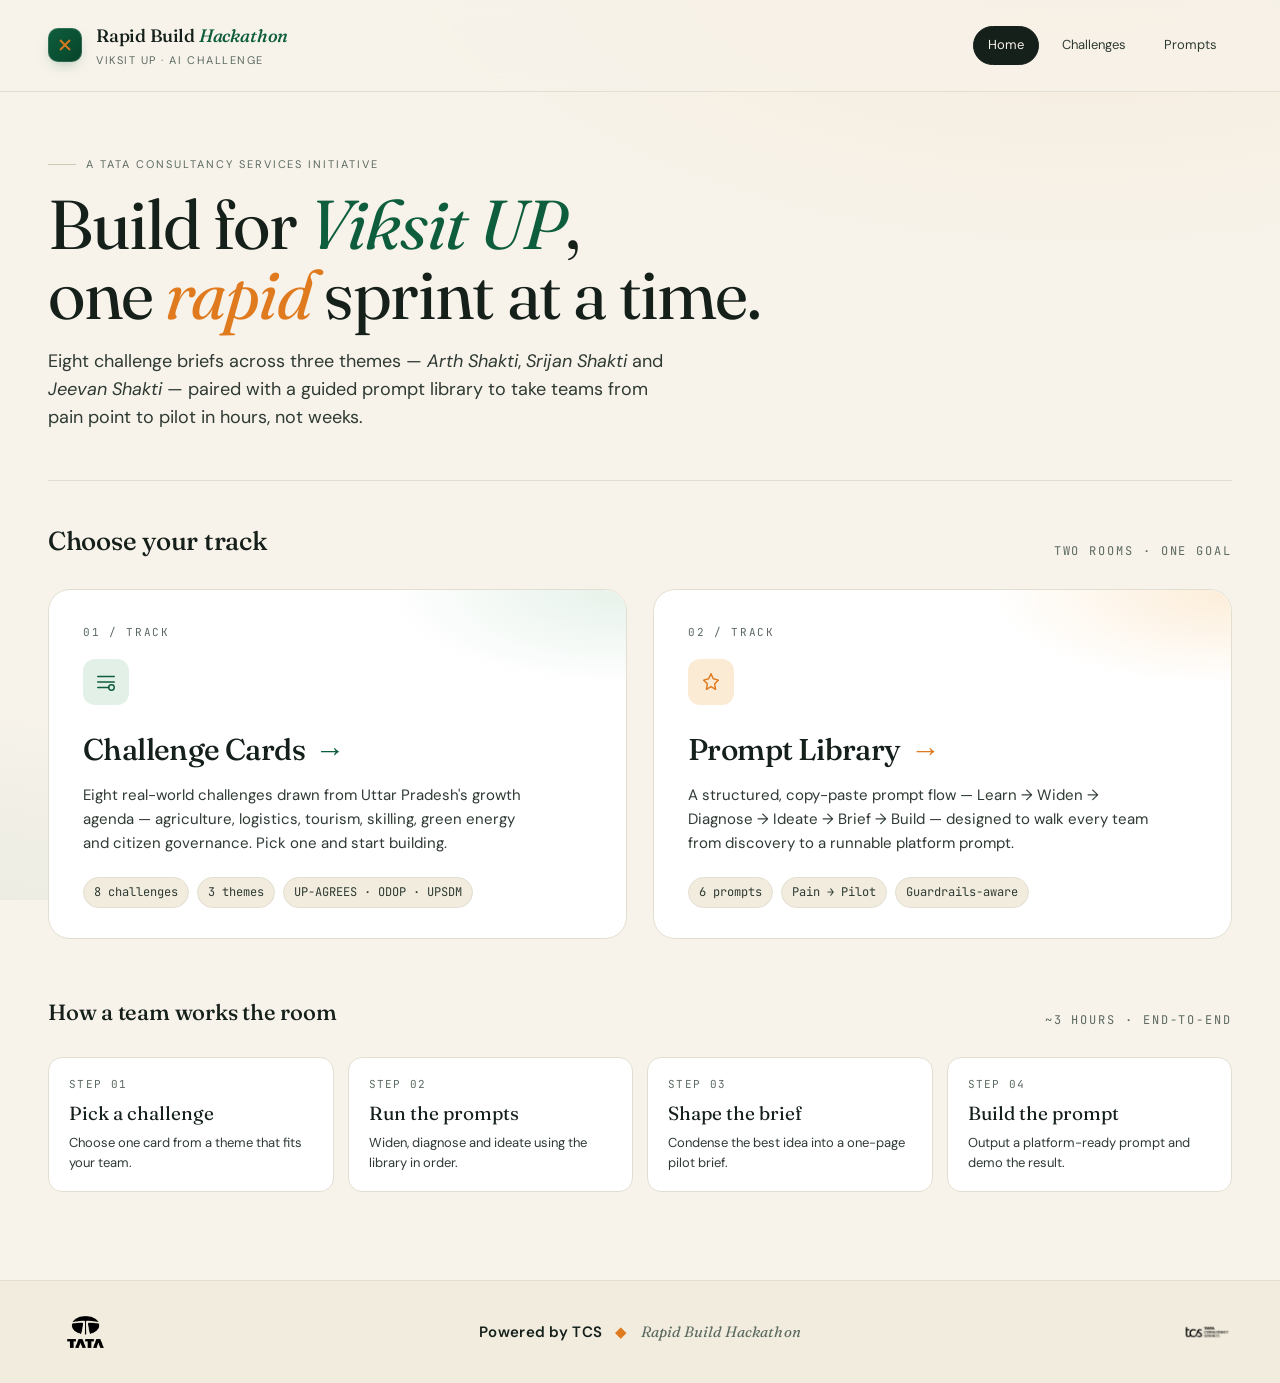
<file: index.html>
<!doctype html>
<html lang="en">
<head>
  <meta charset="utf-8" />
  <meta name="viewport" content="width=device-width, initial-scale=1" />
  <title>Rapid Build Hackathon · Viksit UP</title>
  <meta name="description" content="Rapid Build Hackathon — Viksit UP. Explore themed challenges and an AI prompt library for the pain-to-pilot journey." />
  <link rel="preconnect" href="https://fonts.googleapis.com">
  <link rel="preconnect" href="https://fonts.gstatic.com" crossorigin>
  <link rel="stylesheet" href="styles.css" />
</head>
<body>
  <header class="topbar">
    <a href="index.html" class="brand" aria-label="Rapid Build Hackathon home">
      <span class="brand-mark" aria-hidden="true"></span>
      <span>
        <div class="brand-title">Rapid Build <em>Hackathon</em></div>
        <div class="brand-tag">Viksit UP · AI Challenge</div>
      </span>
    </a>
    <nav class="nav-links" aria-label="Primary">
      <a class="nav-link is-active" href="index.html">Home</a>
      <a class="nav-link" href="challenges.html">Challenges</a>
      <a class="nav-link" href="prompts.html">Prompts</a>
    </nav>
  </header>

  <main>
    <section class="rise d1">
      <div class="page-kicker">A Tata Consultancy Services initiative</div>
      <h1 class="page-title">Build for <em>Viksit UP</em>, <br/>one <span class="sa">rapid</span> sprint at a time.</h1>
      <p class="page-lead">Eight challenge briefs across three themes — <em>Arth&nbsp;Shakti</em>, <em>Srijan&nbsp;Shakti</em> and <em>Jeevan&nbsp;Shakti</em> — paired with a guided prompt library to take teams from pain&nbsp;point to pilot in hours, not weeks.</p>
    </section>

    <div class="rule"></div>

    <section class="rise d2">
      <div class="track-intro">
        <h2>Choose your track</h2>
        <span class="meta">Two rooms · One goal</span>
      </div>

      <div class="tracks">
        <a class="track-card" href="challenges.html" data-accent="emerald">
          <div class="track-num">01 / TRACK</div>
          <div class="track-icon" aria-hidden="true">
            <svg viewBox="0 0 24 24" fill="none" stroke="currentColor" stroke-width="1.6" stroke-linecap="round" stroke-linejoin="round">
              <path d="M3 6h18M3 12h18M3 18h12"/>
              <circle cx="18" cy="18" r="3"/>
            </svg>
          </div>
          <h3>Challenge Cards <span class="arrow">→</span></h3>
          <p>Eight real-world challenges drawn from Uttar Pradesh's growth agenda — agriculture, logistics, tourism, skilling, green energy and citizen governance. Pick one and start building.</p>
          <div class="chips">
            <span class="chip">8 challenges</span>
            <span class="chip">3 themes</span>
            <span class="chip">UP-AGREES · ODOP · UPSDM</span>
          </div>
        </a>

        <a class="track-card" href="prompts.html" data-accent="saffron">
          <div class="track-num">02 / TRACK</div>
          <div class="track-icon" aria-hidden="true">
            <svg viewBox="0 0 24 24" fill="none" stroke="currentColor" stroke-width="1.6" stroke-linecap="round" stroke-linejoin="round">
              <path d="M12 3l2.5 5.5L20 10l-4 4 1 6-5-3-5 3 1-6-4-4 5.5-1.5z"/>
            </svg>
          </div>
          <h3>Prompt Library <span class="arrow">→</span></h3>
          <p>A structured, copy-paste prompt flow — Learn → Widen → Diagnose → Ideate → Brief → Build — designed to walk every team from discovery to a runnable platform prompt.</p>
          <div class="chips">
            <span class="chip">6 prompts</span>
            <span class="chip">Pain → Pilot</span>
            <span class="chip">Guardrails-aware</span>
          </div>
        </a>
      </div>
    </section>

    <section class="rise d3" style="margin-top:56px;">
      <div class="track-intro">
        <h2 style="font-size:22px;">How a team works the room</h2>
        <span class="meta">~3 hours · end-to-end</span>
      </div>
      <ol style="list-style:none; padding:0; margin:0; display:grid; grid-template-columns:repeat(auto-fit,minmax(180px,1fr)); gap:14px;">
        <li style="background:var(--surface); border:1px solid var(--line); border-radius:14px; padding:18px 20px;">
          <div style="font-family:var(--font-mono); font-size:11px; color:var(--muted); letter-spacing:.12em;">STEP 01</div>
          <div style="font-family:var(--font-display); font-size:19px; margin-top:6px;">Pick a challenge</div>
          <div style="font-size:13px; color:var(--ink-soft); margin-top:4px;">Choose one card from a theme that fits your team.</div>
        </li>
        <li style="background:var(--surface); border:1px solid var(--line); border-radius:14px; padding:18px 20px;">
          <div style="font-family:var(--font-mono); font-size:11px; color:var(--muted); letter-spacing:.12em;">STEP 02</div>
          <div style="font-family:var(--font-display); font-size:19px; margin-top:6px;">Run the prompts</div>
          <div style="font-size:13px; color:var(--ink-soft); margin-top:4px;">Widen, diagnose and ideate using the library in order.</div>
        </li>
        <li style="background:var(--surface); border:1px solid var(--line); border-radius:14px; padding:18px 20px;">
          <div style="font-family:var(--font-mono); font-size:11px; color:var(--muted); letter-spacing:.12em;">STEP 03</div>
          <div style="font-family:var(--font-display); font-size:19px; margin-top:6px;">Shape the brief</div>
          <div style="font-size:13px; color:var(--ink-soft); margin-top:4px;">Condense the best idea into a one-page pilot brief.</div>
        </li>
        <li style="background:var(--surface); border:1px solid var(--line); border-radius:14px; padding:18px 20px;">
          <div style="font-family:var(--font-mono); font-size:11px; color:var(--muted); letter-spacing:.12em;">STEP 04</div>
          <div style="font-family:var(--font-display); font-size:19px; margin-top:6px;">Build the prompt</div>
          <div style="font-size:13px; color:var(--ink-soft); margin-top:4px;">Output a platform-ready prompt and demo the result.</div>
        </li>
      </ol>
    </section>
  </main>

  <footer class="site-footer">
    <div class="footer-inner">
      <div class="footer-logo left">
        <img src="assets/tata-logo.png" alt="Tata Group" />
      </div>
      <div class="footer-center">
        <strong>Powered by TCS</strong>
        <span class="dot">◆</span>
        <span>Rapid Build Hackathon</span>
      </div>
      <div class="footer-logo right">
        <img src="assets/tcs-logo.png" alt="Tata Consultancy Services" />
      </div>
    </div>
  </footer>
</body>
</html>
</file>
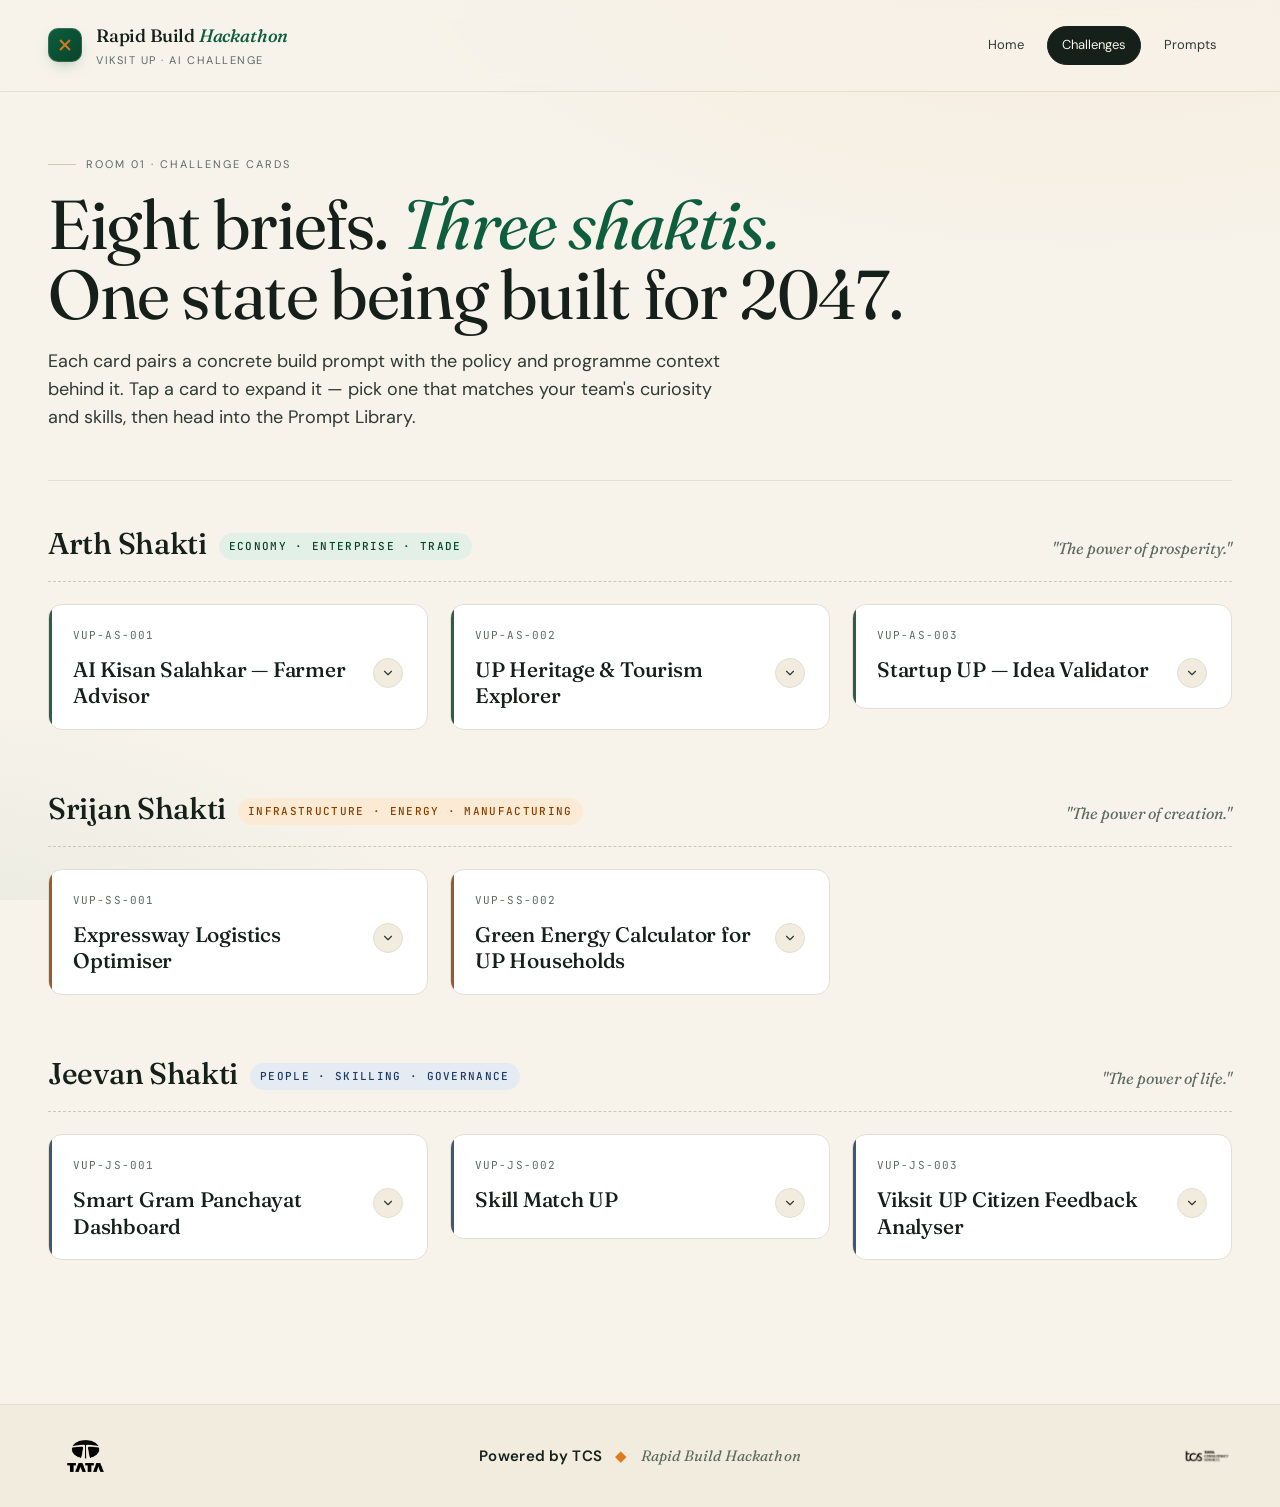
<file: challenges.html>
<!doctype html>
<html lang="en">
<head>
  <meta charset="utf-8" />
  <meta name="viewport" content="width=device-width, initial-scale=1" />
  <title>Challenges · Rapid Build Hackathon</title>
  <meta name="description" content="Eight challenge briefs across three Viksit UP themes — Arth Shakti, Srijan Shakti and Jeevan Shakti." />
  <link rel="preconnect" href="https://fonts.googleapis.com">
  <link rel="preconnect" href="https://fonts.gstatic.com" crossorigin>
  <link rel="stylesheet" href="styles.css" />
</head>
<body>
  <header class="topbar">
    <a href="index.html" class="brand" aria-label="Rapid Build Hackathon home">
      <span class="brand-mark" aria-hidden="true"></span>
      <span>
        <div class="brand-title">Rapid Build <em>Hackathon</em></div>
        <div class="brand-tag">Viksit UP · AI Challenge</div>
      </span>
    </a>
    <nav class="nav-links" aria-label="Primary">
      <a class="nav-link" href="index.html">Home</a>
      <a class="nav-link is-active" href="challenges.html">Challenges</a>
      <a class="nav-link" href="prompts.html">Prompts</a>
    </nav>
  </header>

  <main>
    <section class="rise d1">
      <div class="page-kicker">Room 01 · Challenge Cards</div>
      <h1 class="page-title">Eight briefs. <em>Three shaktis.</em><br/>One state being built for 2047.</h1>
      <p class="page-lead">Each card pairs a concrete build prompt with the policy and programme context behind it. Tap a card to expand it — pick one that matches your team's curiosity and skills, then head into the Prompt Library.</p>
    </section>

    <div class="rule"></div>

    <!-- ARTH SHAKTI -->
    <section class="theme rise d2" data-accent="emerald">
      <header class="theme-head">
        <h2 class="theme-title">
          Arth Shakti <span class="pill">Economy · Enterprise · Trade</span>
        </h2>
        <span class="theme-meaning">"The power of prosperity."</span>
      </header>
      <div class="challenge-grid">

        <details class="challenge-card">
          <summary>
            <div class="challenge-top"><span>VUP-AS-001</span></div>
            <div class="summary-row">
              <h3 class="challenge-title">AI Kisan Salahkar — Farmer Advisor</h3>
              <span class="chevron" aria-hidden="true">
                <svg viewBox="0 0 24 24" fill="none" stroke="currentColor" stroke-width="2" stroke-linecap="round" stroke-linejoin="round"><path d="M6 9l6 6 6-6"/></svg>
              </span>
            </div>
          </summary>
          <div class="challenge-body">
            <p class="challenge-desc">Build a chatbot or web app where a UP farmer describes their crop type, soil conditions, land size, and weather in plain Hindi or English and receives personalised, actionable advice on crops, pest control, irrigation, and market prices, along with scheme eligibility.</p>
            <p class="challenge-context">World Bank $325M UP-AGREES scheme and PM Kisan initiative support 1 million+ UP farmers needing accessible, personalised agri-guidance.</p>
            <a class="card-cta" href="prompts.html?c=VUP-AS-001&amp;t=AI%20Kisan%20Salahkar%20%E2%80%94%20Farmer%20Advisor">
              Use this challenge
              <svg viewBox="0 0 24 24" fill="none" stroke="currentColor" stroke-width="2" stroke-linecap="round" stroke-linejoin="round"><path d="M5 12h14M13 5l7 7-7 7"/></svg>
            </a>
          </div>
        </details>

        <details class="challenge-card">
          <summary>
            <div class="challenge-top"><span>VUP-AS-002</span></div>
            <div class="summary-row">
              <h3 class="challenge-title">UP Heritage &amp; Tourism Explorer</h3>
              <span class="chevron" aria-hidden="true">
                <svg viewBox="0 0 24 24" fill="none" stroke="currentColor" stroke-width="2" stroke-linecap="round" stroke-linejoin="round"><path d="M6 9l6 6 6-6"/></svg>
              </span>
            </div>
          </summary>
          <div class="challenge-body">
            <p class="challenge-desc">Create a web application showcasing Uttar Pradesh's rich cultural heritage — historical sites (Ayodhya, Varanasi, Agra, Sarnath), One District One Product (ODOP) artisan goods, and regional cuisines — with an interactive map and a basic trip itinerary builder.</p>
            <p class="challenge-context">UP is home to three of India's top tourism destinations and 75 districts with unique ODOP products, making it a major driver of cultural economy.</p>
            <a class="card-cta" href="prompts.html?c=VUP-AS-002&amp;t=UP%20Heritage%20%26%20Tourism%20Explorer">
              Use this challenge
              <svg viewBox="0 0 24 24" fill="none" stroke="currentColor" stroke-width="2" stroke-linecap="round" stroke-linejoin="round"><path d="M5 12h14M13 5l7 7-7 7"/></svg>
            </a>
          </div>
        </details>

        <details class="challenge-card">
          <summary>
            <div class="challenge-top"><span>VUP-AS-003</span></div>
            <div class="summary-row">
              <h3 class="challenge-title">Startup UP — Idea Validator</h3>
              <span class="chevron" aria-hidden="true">
                <svg viewBox="0 0 24 24" fill="none" stroke="currentColor" stroke-width="2" stroke-linecap="round" stroke-linejoin="round"><path d="M6 9l6 6 6-6"/></svg>
              </span>
            </div>
          </summary>
          <div class="challenge-body">
            <p class="challenge-desc">Build an AI-powered tool where aspiring UP entrepreneurs describe their startup idea and instantly receive market fit analysis, matching government schemes (MYUVA, StartinUP, CoE), a viability scorecard, competitor mapping, and actionable next steps.</p>
            <p class="challenge-context">UP has 16,000+ DPIIT-registered startups and is the 4th largest startup ecosystem in India, with active support via MYUVA loans and StartinUP programmes.</p>
            <a class="card-cta" href="prompts.html?c=VUP-AS-003&amp;t=Startup%20UP%20%E2%80%94%20Idea%20Validator">
              Use this challenge
              <svg viewBox="0 0 24 24" fill="none" stroke="currentColor" stroke-width="2" stroke-linecap="round" stroke-linejoin="round"><path d="M5 12h14M13 5l7 7-7 7"/></svg>
            </a>
          </div>
        </details>

      </div>
    </section>

    <!-- SRIJAN SHAKTI -->
    <section class="theme rise d3" data-accent="saffron">
      <header class="theme-head">
        <h2 class="theme-title">
          Srijan Shakti <span class="pill">Infrastructure · Energy · Manufacturing</span>
        </h2>
        <span class="theme-meaning">"The power of creation."</span>
      </header>
      <div class="challenge-grid">

        <details class="challenge-card">
          <summary>
            <div class="challenge-top"><span>VUP-SS-001</span></div>
            <div class="summary-row">
              <h3 class="challenge-title">Expressway Logistics Optimiser</h3>
              <span class="chevron" aria-hidden="true">
                <svg viewBox="0 0 24 24" fill="none" stroke="currentColor" stroke-width="2" stroke-linecap="round" stroke-linejoin="round"><path d="M6 9l6 6 6-6"/></svg>
              </span>
            </div>
          </summary>
          <div class="challenge-body">
            <p class="challenge-desc">Develop a tool for SMEs and manufacturers along UP's expressway corridors to plan freight routes, estimate cost and time, and locate the nearest Integrated Manufacturing and Logistics Centre (IMLC) across Purvanchal, Ganga, Gorakhpur Link, and Bundelkhand corridors.</p>
            <p class="challenge-context">UP has 27 IMLCs planned across 26 districts and the Ganga Expressway spanning 594 km, creating a high-growth logistics corridor for small manufacturers.</p>
            <a class="card-cta" href="prompts.html?c=VUP-SS-001&amp;t=Expressway%20Logistics%20Optimiser">
              Use this challenge
              <svg viewBox="0 0 24 24" fill="none" stroke="currentColor" stroke-width="2" stroke-linecap="round" stroke-linejoin="round"><path d="M5 12h14M13 5l7 7-7 7"/></svg>
            </a>
          </div>
        </details>

        <details class="challenge-card">
          <summary>
            <div class="challenge-top"><span>VUP-SS-002</span></div>
            <div class="summary-row">
              <h3 class="challenge-title">Green Energy Calculator for UP Households</h3>
              <span class="chevron" aria-hidden="true">
                <svg viewBox="0 0 24 24" fill="none" stroke="currentColor" stroke-width="2" stroke-linecap="round" stroke-linejoin="round"><path d="M6 9l6 6 6-6"/></svg>
              </span>
            </div>
          </summary>
          <div class="challenge-body">
            <p class="challenge-desc">Build a calculator where a UP household inputs their location, roof area, electricity consumption, and budget to receive a personalised solar panel recommendation — with 5–10 year savings projections, PM Surya Ghar Yojana subsidy eligibility, and CO₂ impact estimate.</p>
            <p class="challenge-context">UP has 3,483 MW of solar capacity with 2 lakh+ homes already solarised, targeting 500 GW nationally by 2030 under PM Surya Ghar Yojana.</p>
            <a class="card-cta" href="prompts.html?c=VUP-SS-002&amp;t=Green%20Energy%20Calculator%20for%20UP%20Households">
              Use this challenge
              <svg viewBox="0 0 24 24" fill="none" stroke="currentColor" stroke-width="2" stroke-linecap="round" stroke-linejoin="round"><path d="M5 12h14M13 5l7 7-7 7"/></svg>
            </a>
          </div>
        </details>

      </div>
    </section>

    <!-- JEEVAN SHAKTI -->
    <section class="theme rise d4" data-accent="indigo">
      <header class="theme-head">
        <h2 class="theme-title">
          Jeevan Shakti <span class="pill">People · Skilling · Governance</span>
        </h2>
        <span class="theme-meaning">"The power of life."</span>
      </header>
      <div class="challenge-grid">

        <details class="challenge-card">
          <summary>
            <div class="challenge-top"><span>VUP-JS-001</span></div>
            <div class="summary-row">
              <h3 class="challenge-title">Smart Gram Panchayat Dashboard</h3>
              <span class="chevron" aria-hidden="true">
                <svg viewBox="0 0 24 24" fill="none" stroke="currentColor" stroke-width="2" stroke-linecap="round" stroke-linejoin="round"><path d="M6 9l6 6 6-6"/></svg>
              </span>
            </div>
          </summary>
          <div class="challenge-body">
            <p class="challenge-desc">Build an interactive, mobile-friendly dashboard visualising rural development metrics for a UP gram panchayat — tracking sanitation, education, health, road connectivity, and digital access against 2047 targets — with category filters and a comparison view of current state vs. goals.</p>
            <p class="challenge-context">98+ lakh citizen suggestions have been incorporated into the Viksit UP vision, highlighting demand for grassroots-level progress tracking across 75 districts.</p>
            <a class="card-cta" href="prompts.html?c=VUP-JS-001&amp;t=Smart%20Gram%20Panchayat%20Dashboard">
              Use this challenge
              <svg viewBox="0 0 24 24" fill="none" stroke="currentColor" stroke-width="2" stroke-linecap="round" stroke-linejoin="round"><path d="M5 12h14M13 5l7 7-7 7"/></svg>
            </a>
          </div>
        </details>

        <details class="challenge-card">
          <summary>
            <div class="challenge-top"><span>VUP-JS-002</span></div>
            <div class="summary-row">
              <h3 class="challenge-title">Skill Match UP</h3>
              <span class="chevron" aria-hidden="true">
                <svg viewBox="0 0 24 24" fill="none" stroke="currentColor" stroke-width="2" stroke-linecap="round" stroke-linejoin="round"><path d="M6 9l6 6 6-6"/></svg>
              </span>
            </div>
          </summary>
          <div class="challenge-body">
            <p class="challenge-desc">Create a platform that matches UP youth (aged 14–35) with relevant UPSDM skill development courses. Users input education, interests, location, and career goals to get tailored course recommendations across 654 trades in 53 sectors, nearest ITI finder, and career pathway visualisation.</p>
            <p class="challenge-context">UPSDM covers 654 trades with 3,258 ITIs spread across all 75 districts of UP, serving a large base of youth seeking vocational skilling and employment.</p>
            <a class="card-cta" href="prompts.html?c=VUP-JS-002&amp;t=Skill%20Match%20UP">
              Use this challenge
              <svg viewBox="0 0 24 24" fill="none" stroke="currentColor" stroke-width="2" stroke-linecap="round" stroke-linejoin="round"><path d="M5 12h14M13 5l7 7-7 7"/></svg>
            </a>
          </div>
        </details>

        <details class="challenge-card">
          <summary>
            <div class="challenge-top"><span>VUP-JS-003</span></div>
            <div class="summary-row">
              <h3 class="challenge-title">Viksit UP Citizen Feedback Analyser</h3>
              <span class="chevron" aria-hidden="true">
                <svg viewBox="0 0 24 24" fill="none" stroke="currentColor" stroke-width="2" stroke-linecap="round" stroke-linejoin="round"><path d="M6 9l6 6 6-6"/></svg>
              </span>
            </div>
          </summary>
          <div class="challenge-body">
            <p class="challenge-desc">Build an AI-powered tool that analyses batches of citizen feedback entries — auto-categorising by theme and sub-theme, detecting sentiment, tagging by district, assessing urgency, and generating prioritised executive summary reports with key insights and action points for government officials.</p>
            <p class="challenge-context">Over 9.8 million (98 lakh) citizen suggestions were received for the Viksit UP vision, creating a large-scale unstructured text analysis challenge for policymakers.</p>
            <a class="card-cta" href="prompts.html?c=VUP-JS-003&amp;t=Viksit%20UP%20Citizen%20Feedback%20Analyser">
              Use this challenge
              <svg viewBox="0 0 24 24" fill="none" stroke="currentColor" stroke-width="2" stroke-linecap="round" stroke-linejoin="round"><path d="M5 12h14M13 5l7 7-7 7"/></svg>
            </a>
          </div>
        </details>

      </div>
    </section>
  </main>

  <footer class="site-footer">
    <div class="footer-inner">
      <div class="footer-logo left">
        <img src="assets/tata-logo.png" alt="Tata Group" />
      </div>
      <div class="footer-center">
        <strong>Powered by TCS</strong>
        <span class="dot">◆</span>
        <span>Rapid Build Hackathon</span>
      </div>
      <div class="footer-logo right">
        <img src="assets/tcs-logo.png" alt="Tata Consultancy Services" />
      </div>
    </div>
  </footer>
</body>
</html>
</file>
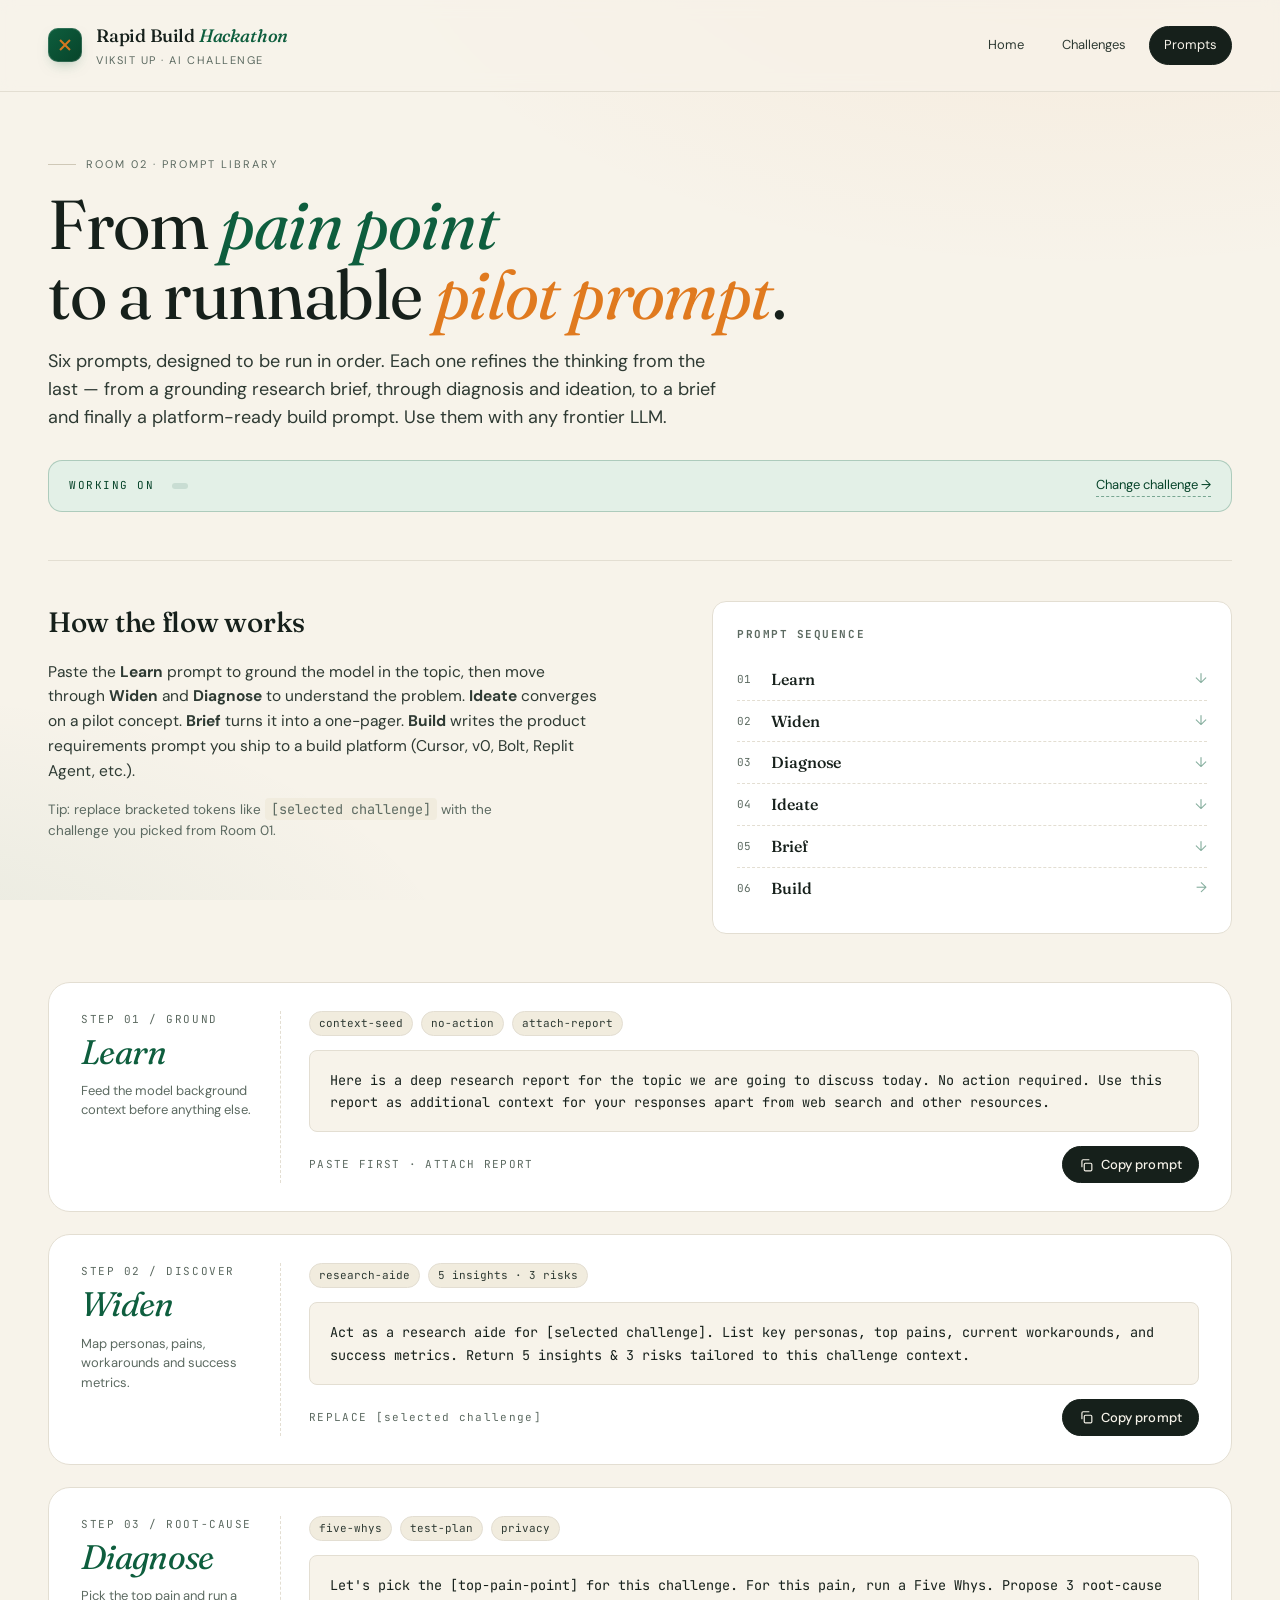
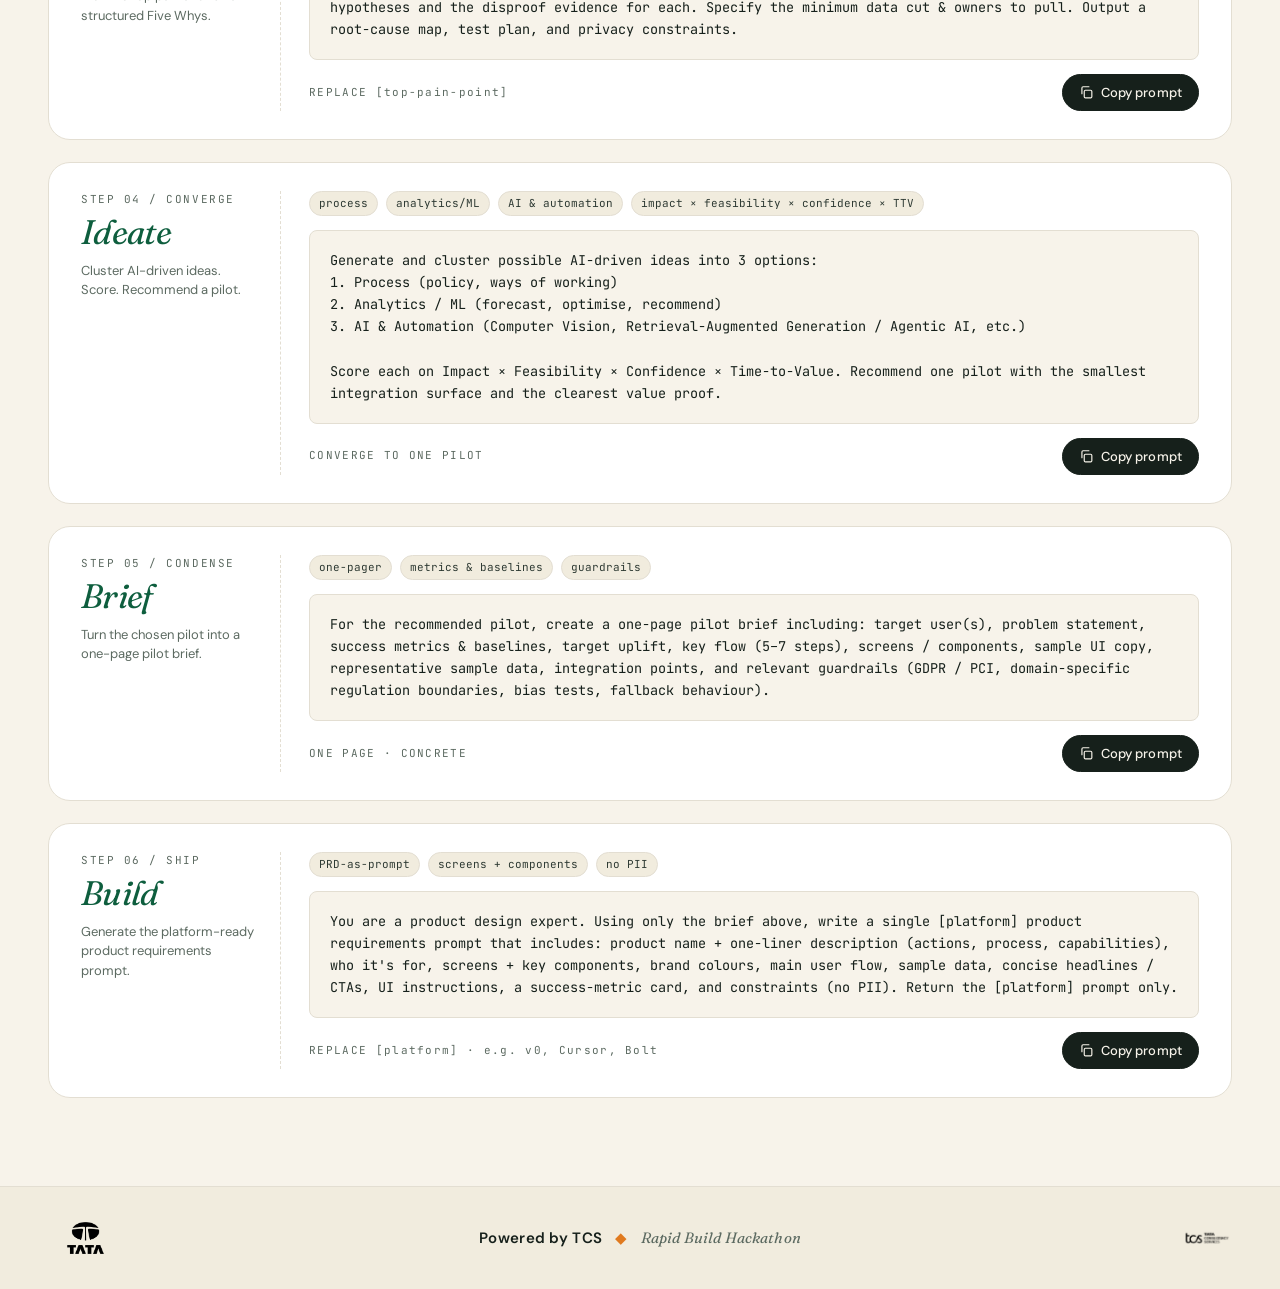
<file: prompts.html>
<!doctype html>
<html lang="en">
<head>
  <meta charset="utf-8" />
  <meta name="viewport" content="width=device-width, initial-scale=1" />
  <title>Prompts · Rapid Build Hackathon</title>
  <meta name="description" content="A six-step prompt library that takes teams from pain point to pilot — Learn, Widen, Diagnose, Ideate, Brief, Build." />
  <link rel="preconnect" href="https://fonts.googleapis.com">
  <link rel="preconnect" href="https://fonts.gstatic.com" crossorigin>
  <link rel="stylesheet" href="styles.css" />
</head>
<body>
  <header class="topbar">
    <a href="index.html" class="brand" aria-label="Rapid Build Hackathon home">
      <span class="brand-mark" aria-hidden="true"></span>
      <span>
        <div class="brand-title">Rapid Build <em>Hackathon</em></div>
        <div class="brand-tag">Viksit UP · AI Challenge</div>
      </span>
    </a>
    <nav class="nav-links" aria-label="Primary">
      <a class="nav-link" href="index.html">Home</a>
      <a class="nav-link" href="challenges.html">Challenges</a>
      <a class="nav-link is-active" href="prompts.html">Prompts</a>
    </nav>
  </header>

  <main>
    <section class="rise d1">
      <div class="page-kicker">Room 02 · Prompt Library</div>
      <h1 class="page-title">From <em>pain point</em> <br/>to a runnable <span class="sa">pilot prompt</span>.</h1>
      <p class="page-lead">Six prompts, designed to be run in order. Each one refines the thinking from the last — from a grounding research brief, through diagnosis and ideation, to a brief and finally a platform-ready build prompt. Use them with any frontier LLM.</p>

      <div id="selected-banner" class="selected-banner" hidden>
        <div class="sb-label">Working on</div>
        <div class="sb-main">
          <span class="sb-code" id="sb-code"></span>
          <span class="sb-title" id="sb-title"></span>
        </div>
        <a class="sb-change" href="challenges.html">Change challenge →</a>
      </div>
    </section>

    <div class="rule"></div>

    <section class="prompt-intro rise d2">
      <div>
        <h2 style="font-family:var(--font-display); font-weight:500; font-size:28px; letter-spacing:-0.01em; margin:0 0 10px;">How the flow works</h2>
        <p style="color:var(--ink-soft); font-size:15.5px; max-width: 50ch; line-height:1.6;">
          Paste the <strong>Learn</strong> prompt to ground the model in the topic, then move through <strong>Widen</strong> and <strong>Diagnose</strong> to understand the problem. <strong>Ideate</strong> converges on a pilot concept. <strong>Brief</strong> turns it into a one-pager. <strong>Build</strong> writes the product requirements prompt you ship to a build platform (Cursor, v0, Bolt, Replit Agent, etc.).
        </p>
        <p style="color:var(--muted); font-size:13.5px; max-width: 50ch; margin-top:14px;">Tip: replace bracketed tokens like <code style="font-family:var(--font-mono); background:var(--paper-2); padding:2px 6px; border-radius:4px;">[selected challenge]</code> with the challenge you picked from Room 01.</p>
      </div>

      <div class="prompt-flow">
        <h4>Prompt sequence</h4>
        <div class="flow-step"><span class="n">01</span><span class="name">Learn</span><span class="arrow-small">↓</span></div>
        <div class="flow-step"><span class="n">02</span><span class="name">Widen</span><span class="arrow-small">↓</span></div>
        <div class="flow-step"><span class="n">03</span><span class="name">Diagnose</span><span class="arrow-small">↓</span></div>
        <div class="flow-step"><span class="n">04</span><span class="name">Ideate</span><span class="arrow-small">↓</span></div>
        <div class="flow-step"><span class="n">05</span><span class="name">Brief</span><span class="arrow-small">↓</span></div>
        <div class="flow-step"><span class="n">06</span><span class="name">Build</span><span class="arrow-small">→</span></div>
      </div>
    </section>

    <section class="prompt-list">

      <!-- 01 Learn -->
      <article class="prompt-card rise d2">
        <header class="prompt-head">
          <span class="prompt-step">STEP 01 / GROUND</span>
          <h3 class="prompt-name"><em>Learn</em></h3>
          <p class="prompt-subtitle">Feed the model background context before anything else.</p>
        </header>
        <div class="prompt-body">
          <div class="prompt-tags">
            <span class="tag">context-seed</span>
            <span class="tag">no-action</span>
            <span class="tag">attach-report</span>
          </div>
          <div class="prompt-text" id="p-learn">Here is a deep research report for the topic we are going to discuss today. No action required. Use this report as additional context for your responses apart from web search and other resources.</div>
          <div class="prompt-actions">
            <span style="font-family:var(--font-mono); font-size:11px; color:var(--muted); letter-spacing:.12em;">PASTE FIRST · ATTACH REPORT</span>
            <button class="btn" data-target="p-learn" aria-label="Copy Learn prompt">
              <svg viewBox="0 0 24 24" fill="none" stroke="currentColor" stroke-width="2" stroke-linecap="round" stroke-linejoin="round"><rect x="9" y="9" width="13" height="13" rx="2"/><path d="M5 15V5a2 2 0 0 1 2-2h10"/></svg>
              Copy prompt
            </button>
          </div>
        </div>
      </article>

      <!-- 02 Widen -->
      <article class="prompt-card rise d2">
        <header class="prompt-head">
          <span class="prompt-step">STEP 02 / DISCOVER</span>
          <h3 class="prompt-name"><em>Widen</em></h3>
          <p class="prompt-subtitle">Map personas, pains, workarounds and success metrics.</p>
        </header>
        <div class="prompt-body">
          <div class="prompt-tags">
            <span class="tag">research-aide</span>
            <span class="tag">5 insights · 3 risks</span>
          </div>
          <div class="prompt-text" id="p-widen">Act as a research aide for [selected challenge]. List key personas, top pains, current workarounds, and success metrics. Return 5 insights &amp; 3 risks tailored to this challenge context.</div>
          <div class="prompt-actions">
            <span style="font-family:var(--font-mono); font-size:11px; color:var(--muted); letter-spacing:.12em;">REPLACE [selected challenge]</span>
            <button class="btn" data-target="p-widen" aria-label="Copy Widen prompt">
              <svg viewBox="0 0 24 24" fill="none" stroke="currentColor" stroke-width="2" stroke-linecap="round" stroke-linejoin="round"><rect x="9" y="9" width="13" height="13" rx="2"/><path d="M5 15V5a2 2 0 0 1 2-2h10"/></svg>
              Copy prompt
            </button>
          </div>
        </div>
      </article>

      <!-- 03 Diagnose -->
      <article class="prompt-card rise d3">
        <header class="prompt-head">
          <span class="prompt-step">STEP 03 / ROOT-CAUSE</span>
          <h3 class="prompt-name"><em>Diagnose</em></h3>
          <p class="prompt-subtitle">Pick the top pain and run a structured Five Whys.</p>
        </header>
        <div class="prompt-body">
          <div class="prompt-tags">
            <span class="tag">five-whys</span>
            <span class="tag">test-plan</span>
            <span class="tag">privacy</span>
          </div>
          <div class="prompt-text" id="p-diag">Let's pick the [top-pain-point] for this challenge. For this pain, run a Five Whys. Propose 3 root-cause hypotheses and the disproof evidence for each. Specify the minimum data cut &amp; owners to pull. Output a root-cause map, test plan, and privacy constraints.</div>
          <div class="prompt-actions">
            <span style="font-family:var(--font-mono); font-size:11px; color:var(--muted); letter-spacing:.12em;">REPLACE [top-pain-point]</span>
            <button class="btn" data-target="p-diag" aria-label="Copy Diagnose prompt">
              <svg viewBox="0 0 24 24" fill="none" stroke="currentColor" stroke-width="2" stroke-linecap="round" stroke-linejoin="round"><rect x="9" y="9" width="13" height="13" rx="2"/><path d="M5 15V5a2 2 0 0 1 2-2h10"/></svg>
              Copy prompt
            </button>
          </div>
        </div>
      </article>

      <!-- 04 Ideation -->
      <article class="prompt-card rise d3">
        <header class="prompt-head">
          <span class="prompt-step">STEP 04 / CONVERGE</span>
          <h3 class="prompt-name"><em>Ideate</em></h3>
          <p class="prompt-subtitle">Cluster AI-driven ideas. Score. Recommend a pilot.</p>
        </header>
        <div class="prompt-body">
          <div class="prompt-tags">
            <span class="tag">process</span>
            <span class="tag">analytics/ML</span>
            <span class="tag">AI &amp; automation</span>
            <span class="tag">impact × feasibility × confidence × TTV</span>
          </div>
          <div class="prompt-text" id="p-idea">Generate and cluster possible AI-driven ideas into 3 options:
1. Process (policy, ways of working)
2. Analytics / ML (forecast, optimise, recommend)
3. AI &amp; Automation (Computer Vision, Retrieval-Augmented Generation / Agentic AI, etc.)

Score each on Impact × Feasibility × Confidence × Time-to-Value. Recommend one pilot with the smallest integration surface and the clearest value proof.</div>
          <div class="prompt-actions">
            <span style="font-family:var(--font-mono); font-size:11px; color:var(--muted); letter-spacing:.12em;">CONVERGE TO ONE PILOT</span>
            <button class="btn" data-target="p-idea" aria-label="Copy Ideate prompt">
              <svg viewBox="0 0 24 24" fill="none" stroke="currentColor" stroke-width="2" stroke-linecap="round" stroke-linejoin="round"><rect x="9" y="9" width="13" height="13" rx="2"/><path d="M5 15V5a2 2 0 0 1 2-2h10"/></svg>
              Copy prompt
            </button>
          </div>
        </div>
      </article>

      <!-- 05 Brief -->
      <article class="prompt-card rise d4">
        <header class="prompt-head">
          <span class="prompt-step">STEP 05 / CONDENSE</span>
          <h3 class="prompt-name"><em>Brief</em></h3>
          <p class="prompt-subtitle">Turn the chosen pilot into a one-page pilot brief.</p>
        </header>
        <div class="prompt-body">
          <div class="prompt-tags">
            <span class="tag">one-pager</span>
            <span class="tag">metrics &amp; baselines</span>
            <span class="tag">guardrails</span>
          </div>
          <div class="prompt-text" id="p-brief">For the recommended pilot, create a one-page pilot brief including: target user(s), problem statement, success metrics &amp; baselines, target uplift, key flow (5–7 steps), screens / components, sample UI copy, representative sample data, integration points, and relevant guardrails (GDPR / PCI, domain-specific regulation boundaries, bias tests, fallback behaviour).</div>
          <div class="prompt-actions">
            <span style="font-family:var(--font-mono); font-size:11px; color:var(--muted); letter-spacing:.12em;">ONE PAGE · CONCRETE</span>
            <button class="btn" data-target="p-brief" aria-label="Copy Brief prompt">
              <svg viewBox="0 0 24 24" fill="none" stroke="currentColor" stroke-width="2" stroke-linecap="round" stroke-linejoin="round"><rect x="9" y="9" width="13" height="13" rx="2"/><path d="M5 15V5a2 2 0 0 1 2-2h10"/></svg>
              Copy prompt
            </button>
          </div>
        </div>
      </article>

      <!-- 06 Build -->
      <article class="prompt-card rise d4">
        <header class="prompt-head">
          <span class="prompt-step">STEP 06 / SHIP</span>
          <h3 class="prompt-name"><em>Build</em></h3>
          <p class="prompt-subtitle">Generate the platform-ready product requirements prompt.</p>
        </header>
        <div class="prompt-body">
          <div class="prompt-tags">
            <span class="tag">PRD-as-prompt</span>
            <span class="tag">screens + components</span>
            <span class="tag">no PII</span>
          </div>
          <div class="prompt-text" id="p-build">You are a product design expert. Using only the brief above, write a single [platform] product requirements prompt that includes: product name + one-liner description (actions, process, capabilities), who it's for, screens + key components, brand colours, main user flow, sample data, concise headlines / CTAs, UI instructions, a success-metric card, and constraints (no PII). Return the [platform] prompt only.</div>
          <div class="prompt-actions">
            <span style="font-family:var(--font-mono); font-size:11px; color:var(--muted); letter-spacing:.12em;">REPLACE [platform] · e.g. v0, Cursor, Bolt</span>
            <button class="btn" data-target="p-build" aria-label="Copy Build prompt">
              <svg viewBox="0 0 24 24" fill="none" stroke="currentColor" stroke-width="2" stroke-linecap="round" stroke-linejoin="round"><rect x="9" y="9" width="13" height="13" rx="2"/><path d="M5 15V5a2 2 0 0 1 2-2h10"/></svg>
              Copy prompt
            </button>
          </div>
        </div>
      </article>

    </section>
  </main>

  <footer class="site-footer">
    <div class="footer-inner">
      <div class="footer-logo left">
        <img src="assets/tata-logo.png" alt="Tata Group" />
      </div>
      <div class="footer-center">
        <strong>Powered by TCS</strong>
        <span class="dot">◆</span>
        <span>Rapid Build Hackathon</span>
      </div>
      <div class="footer-logo right">
        <img src="assets/tcs-logo.png" alt="Tata Consultancy Services" />
      </div>
    </div>
  </footer>

  <script>
    // Pull ?c= (code) and ?t= (title) from the URL. If present, show a banner
    // and substitute the [selected challenge] token in all prompt bodies.
    (function applySelectedChallenge() {
      const params = new URLSearchParams(window.location.search);
      const code = params.get('c');
      const title = params.get('t');
      if (!title) return;

      const banner = document.getElementById('selected-banner');
      document.getElementById('sb-title').textContent = title;
      document.getElementById('sb-code').textContent = code || '';
      banner.hidden = false;

      document.querySelectorAll('.prompt-text').forEach(el => {
        el.innerHTML = el.innerHTML.replace(
          /\[selected challenge\]/g,
          `<mark class="token">${title}</mark>`
        );
      });
    })();

    document.querySelectorAll('.btn[data-target]').forEach(btn => {
      btn.addEventListener('click', async () => {
        const id = btn.getAttribute('data-target');
        const el = document.getElementById(id);
        if (!el) return;
        try {
          await navigator.clipboard.writeText(el.innerText.trim());
        } catch (e) {
          const range = document.createRange();
          range.selectNode(el);
          const sel = window.getSelection();
          sel.removeAllRanges(); sel.addRange(range);
          document.execCommand('copy'); sel.removeAllRanges();
        }
        const label = btn.querySelector('svg').nextSibling ? btn : null;
        const originalHTML = btn.innerHTML;
        btn.classList.add('is-copied');
        btn.innerHTML = '<svg viewBox="0 0 24 24" fill="none" stroke="currentColor" stroke-width="2.2" stroke-linecap="round" stroke-linejoin="round"><path d="M20 6L9 17l-5-5"/></svg> Copied';
        setTimeout(() => {
          btn.classList.remove('is-copied');
          btn.innerHTML = originalHTML;
        }, 1600);
      });
    });
  </script>
</body>
</html>
</file>
<file: styles.css>
/* ============================================================
   Rapid Build Hackathon — Viksit UP
   Theme: refined editorial w/ warm saffron + deep emerald
   ============================================================ */

@import url('https://fonts.googleapis.com/css2?family=Fraunces:opsz,wght@9..144,300;9..144,400;9..144,500;9..144,600;9..144,700&family=DM+Sans:opsz,wght@9..40,300;9..40,400;9..40,500;9..40,600;9..40,700&family=JetBrains+Mono:wght@400;500&display=swap');

:root {
  --ink: #16201B;
  --ink-soft: #2E3A33;
  --muted: #5C6A61;
  --line: #E3DED2;
  --line-strong: #CFC8B7;

  --paper: #F7F3EA;
  --paper-2: #F1ECDE;
  --surface: #FFFFFF;

  --emerald: #0E5E3E;
  --emerald-soft: #E3F0E7;
  --emerald-ink: #07442A;

  --saffron: #E07A1F;
  --saffron-soft: #FCEBD4;
  --saffron-ink: #8A3F00;

  --indigo: #1E3A5F;
  --indigo-soft: #E5EBF3;

  --radius-s: 8px;
  --radius-m: 14px;
  --radius-l: 22px;

  --shadow-soft: 0 1px 0 rgba(22,32,27,0.04), 0 10px 30px -18px rgba(22,32,27,0.18);
  --shadow-card: 0 1px 0 rgba(22,32,27,0.04), 0 20px 50px -28px rgba(22,32,27,0.25);

  --font-display: 'Fraunces', ui-serif, Georgia, serif;
  --font-body: 'DM Sans', ui-sans-serif, system-ui, sans-serif;
  --font-mono: 'JetBrains Mono', ui-monospace, monospace;
}

* { box-sizing: border-box; }
html, body { margin: 0; padding: 0; }

body {
  font-family: var(--font-body);
  color: var(--ink);
  background: var(--paper);
  -webkit-font-smoothing: antialiased;
  font-size: 16px;
  line-height: 1.55;
  min-height: 100vh;
  display: flex;
  flex-direction: column;

  /* subtle paper grain + warm vignette */
  background-image:
    radial-gradient(1200px 600px at 85% -10%, rgba(224,122,31,0.08), transparent 60%),
    radial-gradient(1000px 500px at -10% 110%, rgba(14,94,62,0.07), transparent 60%);
  background-attachment: fixed;
}

/* ---------- Navigation / top bar ---------- */
.topbar {
  padding: 22px 48px;
  display: flex;
  align-items: center;
  justify-content: space-between;
  border-bottom: 1px solid var(--line);
  background: rgba(247,243,234,0.7);
  backdrop-filter: saturate(1.1) blur(8px);
  position: sticky;
  top: 0;
  z-index: 40;
}

.brand {
  display: flex;
  align-items: center;
  gap: 14px;
  text-decoration: none;
  color: var(--ink);
}

.brand-mark {
  width: 34px; height: 34px; border-radius: 10px;
  background: linear-gradient(135deg, var(--emerald) 0%, var(--emerald-ink) 100%);
  display: grid; place-items: center;
  color: #fff; font-family: var(--font-display); font-weight: 600;
  box-shadow: inset 0 0 0 1px rgba(255,255,255,0.15), 0 6px 16px -8px rgba(14,94,62,0.6);
}
.brand-mark::before {
  content: '';
  width: 14px; height: 14px;
  background:
    linear-gradient(var(--saffron), var(--saffron)) center/2px 14px no-repeat,
    linear-gradient(var(--saffron), var(--saffron)) center/14px 2px no-repeat;
  transform: rotate(45deg);
  opacity: 0.95;
}

.brand-title {
  font-family: var(--font-display);
  font-weight: 500;
  font-size: 18px;
  letter-spacing: -0.01em;
}
.brand-title em {
  font-style: italic;
  color: var(--emerald);
  font-weight: 500;
}
.brand-tag {
  font-size: 11px;
  text-transform: uppercase;
  letter-spacing: 0.14em;
  color: var(--muted);
  margin-top: 2px;
}

.nav-links {
  display: flex;
  gap: 8px;
  align-items: center;
}
.nav-link {
  font-size: 13px;
  text-decoration: none;
  color: var(--ink-soft);
  padding: 8px 14px;
  border-radius: 999px;
  border: 1px solid transparent;
  transition: all 0.2s ease;
}
.nav-link:hover { border-color: var(--line-strong); background: var(--surface); }
.nav-link.is-active {
  background: var(--ink);
  color: var(--paper);
  border-color: var(--ink);
}

/* ---------- Generic layout ---------- */
main {
  flex: 1;
  padding: 56px 48px 88px;
  max-width: 1280px;
  width: 100%;
  margin: 0 auto;
}

.page-kicker {
  display: inline-flex;
  gap: 10px;
  align-items: center;
  font-size: 11px;
  text-transform: uppercase;
  letter-spacing: 0.18em;
  color: var(--muted);
  margin-bottom: 16px;
}
.page-kicker::before {
  content: '';
  width: 28px; height: 1px; background: var(--line-strong);
}

.page-title {
  font-family: var(--font-display);
  font-weight: 400;
  font-size: clamp(42px, 5.4vw, 72px);
  line-height: 1.02;
  letter-spacing: -0.02em;
  margin: 0 0 12px;
}
.page-title em {
  font-style: italic;
  color: var(--emerald);
  font-weight: 400;
}
.page-title .sa {
  color: var(--saffron);
  font-style: italic;
}

.page-lead {
  font-size: 18px;
  color: var(--ink-soft);
  max-width: 680px;
  line-height: 1.55;
}

.rule {
  height: 1px;
  background: var(--line);
  margin: 48px 0 40px;
}

/* ---------- Landing / track cards ---------- */
.track-intro {
  display: flex;
  justify-content: space-between;
  align-items: flex-end;
  flex-wrap: wrap;
  gap: 18px;
  margin-bottom: 28px;
}
.track-intro h2 {
  font-family: var(--font-display);
  font-weight: 500;
  font-size: 26px;
  letter-spacing: -0.01em;
  margin: 0;
}
.track-intro .meta {
  font-size: 12px;
  text-transform: uppercase;
  letter-spacing: 0.16em;
  color: var(--muted);
  font-family: var(--font-mono);
}

.tracks {
  display: grid;
  grid-template-columns: repeat(2, 1fr);
  gap: 26px;
}

.track-card {
  position: relative;
  background: var(--surface);
  border: 1px solid var(--line);
  border-radius: var(--radius-l);
  padding: 34px 34px 30px;
  text-decoration: none;
  color: inherit;
  transition: transform 0.35s cubic-bezier(.2,.8,.2,1), box-shadow 0.35s ease, border-color 0.2s;
  overflow: hidden;
  display: flex;
  flex-direction: column;
  min-height: 320px;
}
.track-card::after {
  content: '';
  position: absolute;
  inset: 0;
  border-radius: inherit;
  pointer-events: none;
  background:
    radial-gradient(400px 160px at 100% 0%, var(--accent-soft, transparent), transparent 60%);
  opacity: 0.9;
}
.track-card:hover {
  transform: translateY(-4px);
  box-shadow: var(--shadow-card);
  border-color: var(--line-strong);
}

.track-card[data-accent="emerald"] { --accent: var(--emerald); --accent-soft: var(--emerald-soft); }
.track-card[data-accent="saffron"] { --accent: var(--saffron); --accent-soft: var(--saffron-soft); }

.track-num {
  font-family: var(--font-mono);
  font-size: 11px;
  color: var(--muted);
  letter-spacing: 0.15em;
}
.track-icon {
  width: 46px; height: 46px;
  border-radius: 12px;
  background: var(--accent-soft);
  color: var(--accent);
  display: grid; place-items: center;
  margin: 18px 0 22px;
  position: relative;
  z-index: 1;
}
.track-icon svg { width: 22px; height: 22px; }

.track-card h3 {
  font-family: var(--font-display);
  font-size: 30px;
  font-weight: 500;
  letter-spacing: -0.02em;
  margin: 0 0 10px;
  display: flex;
  align-items: center;
  gap: 10px;
  position: relative;
  z-index: 1;
}
.track-card h3 .arrow {
  transition: transform 0.3s ease;
  color: var(--accent);
}
.track-card:hover h3 .arrow { transform: translateX(6px); }

.track-card p {
  color: var(--ink-soft);
  font-size: 15px;
  line-height: 1.6;
  margin: 0 0 22px;
  max-width: 46ch;
  position: relative; z-index: 1;
}

.chips { display: flex; flex-wrap: wrap; gap: 8px; margin-top: auto; position: relative; z-index: 1; }
.chip {
  font-size: 12px;
  font-family: var(--font-mono);
  padding: 5px 10px;
  border-radius: 999px;
  background: var(--paper-2);
  border: 1px solid var(--line);
  color: var(--ink-soft);
}

/* ---------- Theme sections on challenges page ---------- */
.theme {
  margin-bottom: 56px;
}
.theme-head {
  display: flex;
  align-items: baseline;
  justify-content: space-between;
  gap: 16px;
  margin-bottom: 22px;
  padding-bottom: 14px;
  border-bottom: 1px dashed var(--line-strong);
}
.theme-title {
  font-family: var(--font-display);
  font-weight: 500;
  font-size: 30px;
  letter-spacing: -0.01em;
  margin: 0;
  display: flex;
  align-items: baseline;
  gap: 12px;
}
.theme-title .pill {
  font-family: var(--font-mono);
  font-size: 11px;
  font-weight: 500;
  letter-spacing: 0.12em;
  text-transform: uppercase;
  padding: 4px 9px;
  border-radius: 999px;
  background: var(--accent-soft, var(--emerald-soft));
  color: var(--accent, var(--emerald-ink));
  border: 1px solid transparent;
  position: relative;
  top: -4px;
}
.theme-meaning {
  font-family: var(--font-display);
  font-style: italic;
  color: var(--muted);
  font-size: 16px;
}

.theme[data-accent="emerald"] { --accent: var(--emerald-ink); --accent-soft: var(--emerald-soft); }
.theme[data-accent="saffron"] { --accent: var(--saffron-ink); --accent-soft: var(--saffron-soft); }
.theme[data-accent="indigo"]  { --accent: var(--indigo); --accent-soft: var(--indigo-soft); }

.challenge-grid {
  display: grid;
  grid-template-columns: repeat(3, 1fr);
  gap: 22px;
  /* Each card sizes to its own content — only the clicked card grows. */
  align-items: start;
}

/* ---------- Challenge card (collapsible <details>) ---------- */
.challenge-card {
  background: var(--surface);
  border: 1px solid var(--line);
  border-radius: var(--radius-m);
  transition: box-shadow 0.25s ease, border-color 0.2s;
  position: relative;
  overflow: hidden;
}
.challenge-card::before {
  content: '';
  position: absolute;
  left: 0; top: 0; bottom: 0;
  width: 3px;
  background: var(--accent, var(--emerald));
  opacity: 0.85;
  z-index: 1;
}
.challenge-card:hover {
  box-shadow: var(--shadow-soft);
  border-color: var(--line-strong);
}
.challenge-card[open] {
  box-shadow: var(--shadow-soft);
  border-color: var(--line-strong);
}

/* Summary — clickable title row */
.challenge-card > summary {
  list-style: none;
  cursor: pointer;
  padding: 22px 24px 20px;
  display: flex;
  flex-direction: column;
  gap: 12px;
  transition: background 0.2s ease;
  user-select: none;
}
.challenge-card > summary::-webkit-details-marker { display: none; }
.challenge-card > summary::marker { content: ''; }
.challenge-card > summary:hover { background: rgba(14,94,62,0.025); }
.challenge-card > summary:focus-visible {
  outline: 2px solid var(--emerald);
  outline-offset: -2px;
  border-radius: var(--radius-m);
}

.summary-row {
  display: flex;
  align-items: flex-start;
  justify-content: space-between;
  gap: 14px;
}

.chevron {
  flex-shrink: 0;
  width: 30px;
  height: 30px;
  border-radius: 999px;
  background: var(--paper-2);
  border: 1px solid var(--line);
  color: var(--ink-soft);
  display: grid;
  place-items: center;
  transition: transform 0.3s cubic-bezier(.2,.8,.2,1), background 0.2s, color 0.2s;
  margin-top: 2px;
}
.chevron svg { width: 14px; height: 14px; }
.challenge-card[open] .chevron {
  transform: rotate(180deg);
  background: var(--emerald);
  color: #fff;
  border-color: var(--emerald);
}

/* Expanded body */
.challenge-body {
  padding: 0 24px 22px;
  display: flex;
  flex-direction: column;
  gap: 14px;
  animation: card-reveal 0.35s cubic-bezier(.2,.8,.2,1);
}
@keyframes card-reveal {
  from { opacity: 0; transform: translateY(-6px); }
  to   { opacity: 1; transform: translateY(0); }
}

.challenge-top {
  display: flex;
  align-items: center;
  justify-content: space-between;
  gap: 10px;
  font-family: var(--font-mono);
  font-size: 11px;
  letter-spacing: 0.1em;
  color: var(--muted);
}

.difficulty {
  font-family: var(--font-mono);
  font-size: 10px;
  text-transform: uppercase;
  letter-spacing: 0.14em;
  padding: 3px 8px;
  border-radius: 999px;
  background: var(--paper-2);
  border: 1px solid var(--line);
}
.difficulty.medium { color: var(--indigo); background: var(--indigo-soft); border-color: transparent; }
.difficulty.hard { color: #9A2A2A; background: #FAE1DF; border-color: transparent; }

.challenge-title {
  font-family: var(--font-display);
  font-weight: 500;
  font-size: 21px;
  line-height: 1.25;
  letter-spacing: -0.01em;
  margin: 0;
  color: var(--ink);
  flex: 1;
}
.challenge-desc {
  font-size: 14.5px;
  line-height: 1.6;
  color: var(--ink-soft);
  margin: 0;
}
.challenge-context {
  font-size: 12.5px;
  line-height: 1.55;
  color: var(--muted);
  padding-top: 12px;
  margin: 0;
  border-top: 1px dashed var(--line);
  font-style: italic;
}

/* Card CTA — jumps to the Prompts room with the challenge attached */
.card-cta {
  align-self: flex-start;
  display: inline-flex;
  align-items: center;
  gap: 8px;
  margin-top: 4px;
  padding: 10px 16px;
  border-radius: 999px;
  background: var(--ink);
  color: var(--paper);
  font-size: 13px;
  font-weight: 500;
  letter-spacing: 0.01em;
  text-decoration: none;
  border: 1px solid var(--ink);
  transition: background 0.2s, border-color 0.2s, transform 0.2s, color 0.2s;
}
.card-cta svg {
  width: 14px;
  height: 14px;
  transition: transform 0.25s ease;
}
.card-cta:hover {
  background: var(--emerald);
  border-color: var(--emerald);
  transform: translateY(-1px);
}
.card-cta:hover svg { transform: translateX(3px); }

/* ---------- Selected challenge banner (prompts page) ---------- */
.selected-banner {
  margin-top: 28px;
  display: flex;
  align-items: center;
  gap: 18px;
  padding: 14px 20px;
  background: var(--emerald-soft);
  border: 1px solid rgba(14,94,62,0.25);
  border-radius: var(--radius-m);
  flex-wrap: wrap;
}
.sb-label {
  font-family: var(--font-mono);
  font-size: 11px;
  letter-spacing: 0.14em;
  text-transform: uppercase;
  color: var(--emerald-ink);
}
.sb-main {
  display: flex;
  align-items: baseline;
  gap: 12px;
  flex: 1;
  min-width: 0;
}
.sb-code {
  font-family: var(--font-mono);
  font-size: 12px;
  color: var(--emerald-ink);
  background: rgba(14,94,62,0.12);
  padding: 3px 8px;
  border-radius: 999px;
}
.sb-title {
  font-family: var(--font-display);
  font-size: 19px;
  letter-spacing: -0.01em;
  color: var(--ink);
  font-weight: 500;
}
.sb-change {
  font-size: 13px;
  color: var(--emerald-ink);
  text-decoration: none;
  border-bottom: 1px dashed rgba(14,94,62,0.5);
  padding-bottom: 1px;
}
.sb-change:hover { border-bottom-style: solid; }

.prompt-text mark.token {
  background: var(--saffron-soft);
  color: var(--saffron-ink);
  padding: 1px 6px;
  border-radius: 4px;
  font-weight: 600;
  font-family: inherit;
}

/* ---------- Prompts page ---------- */
.prompt-intro {
  display: grid;
  grid-template-columns: 1.2fr 1fr;
  gap: 40px;
  align-items: start;
  margin-bottom: 48px;
}
.prompt-flow {
  background: var(--surface);
  border: 1px solid var(--line);
  border-radius: var(--radius-m);
  padding: 24px;
}
.prompt-flow h4 {
  margin: 0 0 16px;
  font-family: var(--font-mono);
  font-size: 11px;
  letter-spacing: 0.14em;
  text-transform: uppercase;
  color: var(--muted);
}
.flow-step {
  display: flex;
  align-items: center;
  gap: 12px;
  padding: 8px 0;
  font-size: 14px;
  color: var(--ink-soft);
  border-top: 1px dashed var(--line);
}
.flow-step:first-of-type { border-top: 0; }
.flow-step .n {
  font-family: var(--font-mono);
  font-size: 11px;
  color: var(--muted);
  width: 22px;
}
.flow-step .name {
  font-family: var(--font-display);
  font-weight: 500;
  color: var(--ink);
  font-size: 16px;
  letter-spacing: -0.005em;
}
.flow-step .arrow-small {
  margin-left: auto;
  opacity: 0.5;
  color: var(--emerald);
}

.prompt-list {
  display: flex;
  flex-direction: column;
  gap: 22px;
}

.prompt-card {
  display: grid;
  grid-template-columns: 200px 1fr;
  gap: 28px;
  background: var(--surface);
  border: 1px solid var(--line);
  border-radius: var(--radius-l);
  padding: 28px 32px;
  transition: border-color 0.2s, box-shadow 0.25s;
  position: relative;
}
.prompt-card:hover {
  border-color: var(--line-strong);
  box-shadow: var(--shadow-soft);
}

.prompt-head {
  display: flex;
  flex-direction: column;
  gap: 8px;
  border-right: 1px dashed var(--line);
  padding-right: 22px;
}
.prompt-step {
  font-family: var(--font-mono);
  font-size: 11px;
  color: var(--muted);
  letter-spacing: 0.14em;
}
.prompt-name {
  font-family: var(--font-display);
  font-weight: 500;
  font-size: 34px;
  letter-spacing: -0.02em;
  line-height: 0.98;
  color: var(--ink);
  margin: 0;
}
.prompt-name em { font-style: italic; color: var(--emerald); font-weight: 400; }
.prompt-subtitle {
  font-size: 13px;
  color: var(--muted);
  line-height: 1.5;
  margin-top: 4px;
}

.prompt-body {
  display: flex;
  flex-direction: column;
  gap: 14px;
}
.prompt-actions {
  display: flex;
  justify-content: space-between;
  align-items: center;
  gap: 10px;
}
.btn {
  border: 1px solid var(--ink);
  background: var(--ink);
  color: var(--paper);
  font-family: var(--font-body);
  font-weight: 500;
  font-size: 13px;
  padding: 9px 16px;
  border-radius: 999px;
  cursor: pointer;
  letter-spacing: 0.01em;
  transition: transform 0.2s ease, background 0.2s;
  display: inline-flex;
  align-items: center;
  gap: 8px;
}
.btn:hover { transform: translateY(-1px); background: var(--emerald); border-color: var(--emerald); }
.btn svg { width: 14px; height: 14px; }
.btn.is-copied { background: var(--emerald); border-color: var(--emerald); }

.prompt-tags {
  display: flex;
  gap: 8px;
  flex-wrap: wrap;
}
.tag {
  font-family: var(--font-mono);
  font-size: 11px;
  color: var(--ink-soft);
  background: var(--paper-2);
  border: 1px solid var(--line);
  padding: 3px 9px;
  border-radius: 999px;
}

.prompt-text {
  font-family: var(--font-mono);
  font-size: 13.5px;
  color: var(--ink);
  line-height: 1.65;
  background: var(--paper);
  border: 1px solid var(--line);
  border-radius: var(--radius-s);
  padding: 18px 20px;
  white-space: pre-wrap;
  word-wrap: break-word;
}
.prompt-text strong {
  color: var(--emerald-ink);
  font-weight: 600;
}

/* ---------- Footer ---------- */
.site-footer {
  margin-top: auto;
  border-top: 1px solid var(--line);
  background: var(--paper-2);
  padding: 26px 48px;
}
.footer-inner {
  display: grid;
  grid-template-columns: 1fr auto 1fr;
  align-items: center;
  gap: 20px;
  max-width: 1280px;
  margin: 0 auto;
}

.footer-logo {
  display: flex;
  align-items: center;
}
.footer-logo.left { justify-content: flex-start; }
.footer-logo.right { justify-content: flex-end; }
.footer-logo img {
  max-height: 42px;
  width: auto;
  display: block;
}
.footer-logo.left img {
  /* recolor the Tata mark to black to sit alongside the TCS mark */
  filter: brightness(0);
}
.footer-logo.right img {
  max-height: 50px;
  /* blend the TCS logo's white card into the paper background */
  mix-blend-mode: multiply;
}

.footer-center {
  text-align: center;
  font-family: var(--font-display);
  font-style: italic;
  font-weight: 400;
  font-size: 15px;
  color: var(--muted);
  letter-spacing: 0.01em;
}
.footer-center .dot {
  color: var(--saffron);
  font-style: normal;
  margin: 0 10px;
}
.footer-center strong {
  font-style: normal;
  font-weight: 600;
  color: var(--ink);
  font-family: var(--font-body);
  letter-spacing: 0.02em;
}

/* ---------- Anim entry ---------- */
@keyframes rise {
  from { opacity: 0; transform: translateY(10px); }
  to { opacity: 1; transform: translateY(0); }
}
.rise { animation: rise 0.6s cubic-bezier(.2,.8,.2,1) both; }
.rise.d1 { animation-delay: 0.05s; }
.rise.d2 { animation-delay: 0.12s; }
.rise.d3 { animation-delay: 0.2s; }
.rise.d4 { animation-delay: 0.28s; }

/* ---------- Responsive ---------- */
@media (max-width: 960px) {
  main { padding: 40px 24px 72px; }
  .topbar { padding: 18px 24px; }
  .site-footer { padding: 22px 24px; }
  .tracks { grid-template-columns: 1fr; }
  .challenge-grid { grid-template-columns: 1fr; }
  .prompt-intro { grid-template-columns: 1fr; }
  .prompt-card { grid-template-columns: 1fr; }
  .prompt-head { border-right: 0; border-bottom: 1px dashed var(--line); padding-right: 0; padding-bottom: 14px; }
  .footer-inner { grid-template-columns: 1fr; text-align: center; }
  .footer-logo.left, .footer-logo.right { justify-content: center; }
}
@media (max-width: 600px) {
  .page-title { font-size: 40px; }
  .prompt-name { font-size: 28px; }
}
</file>
